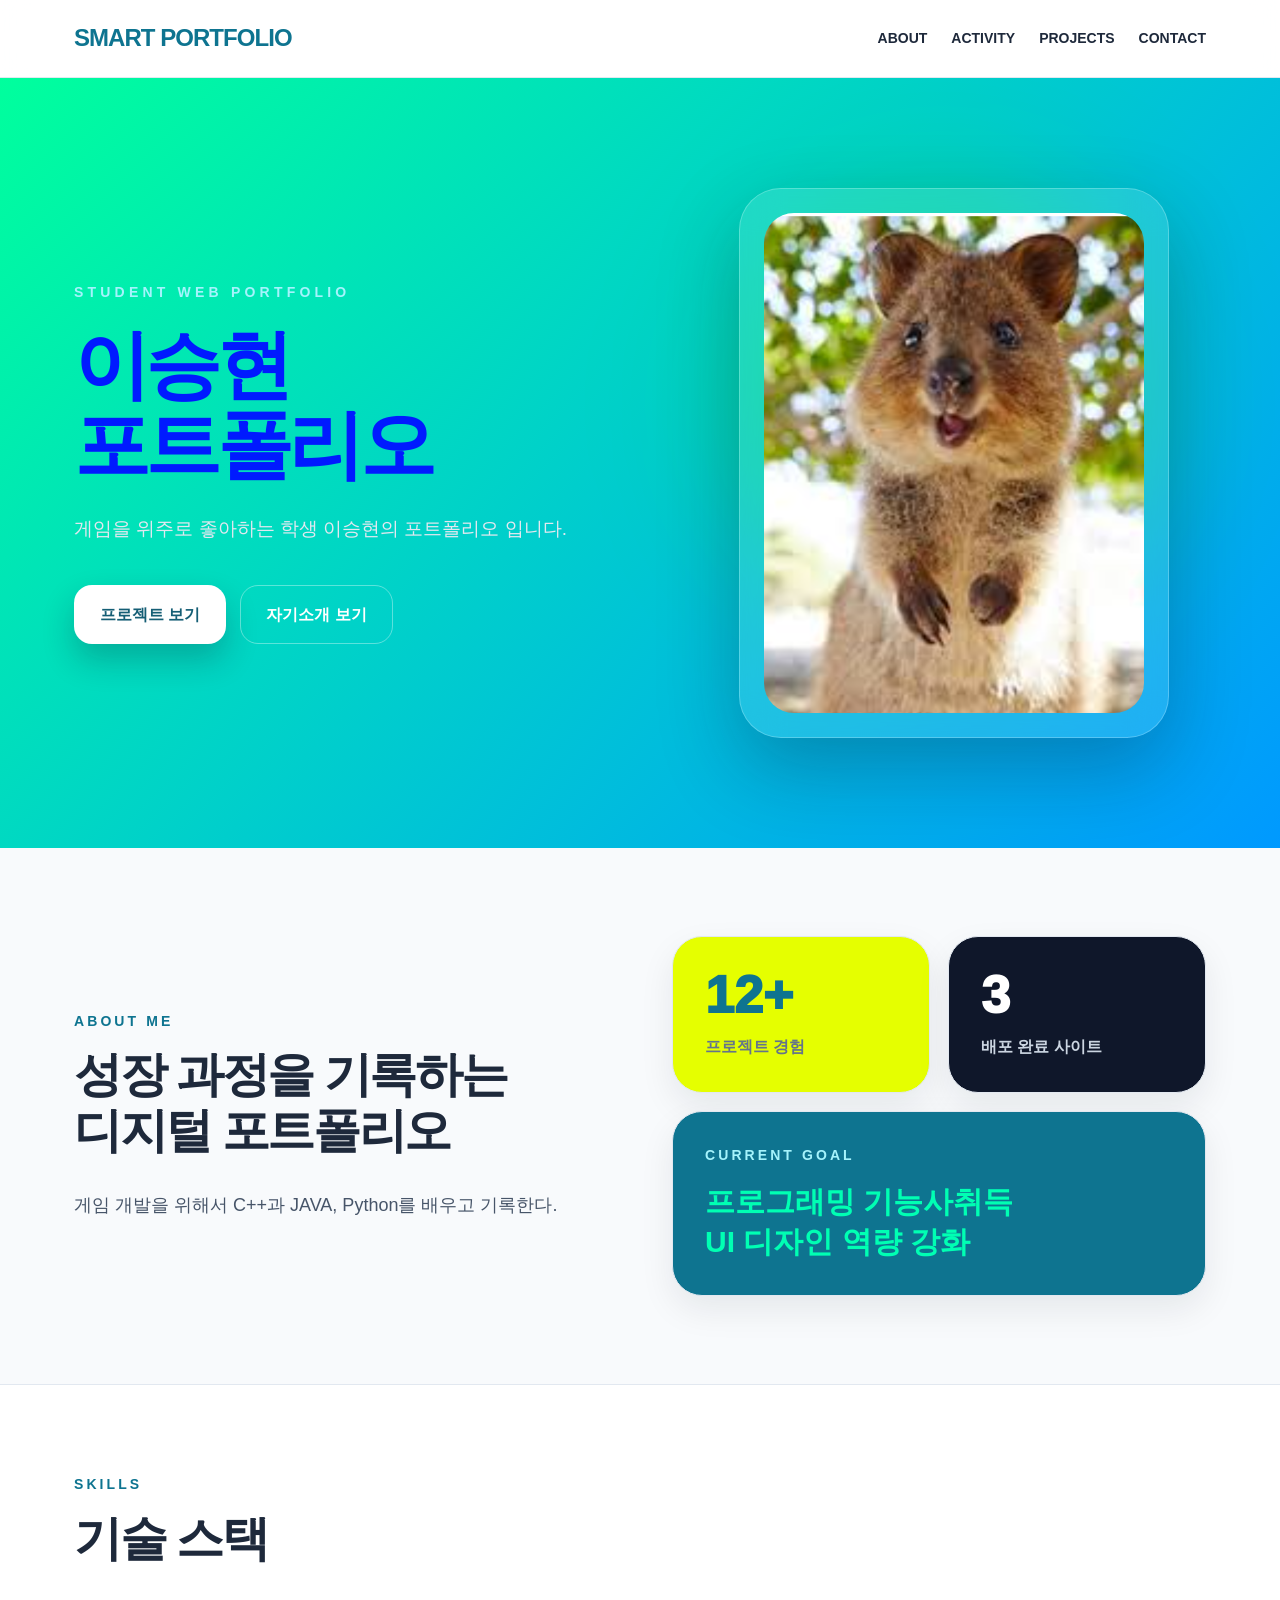
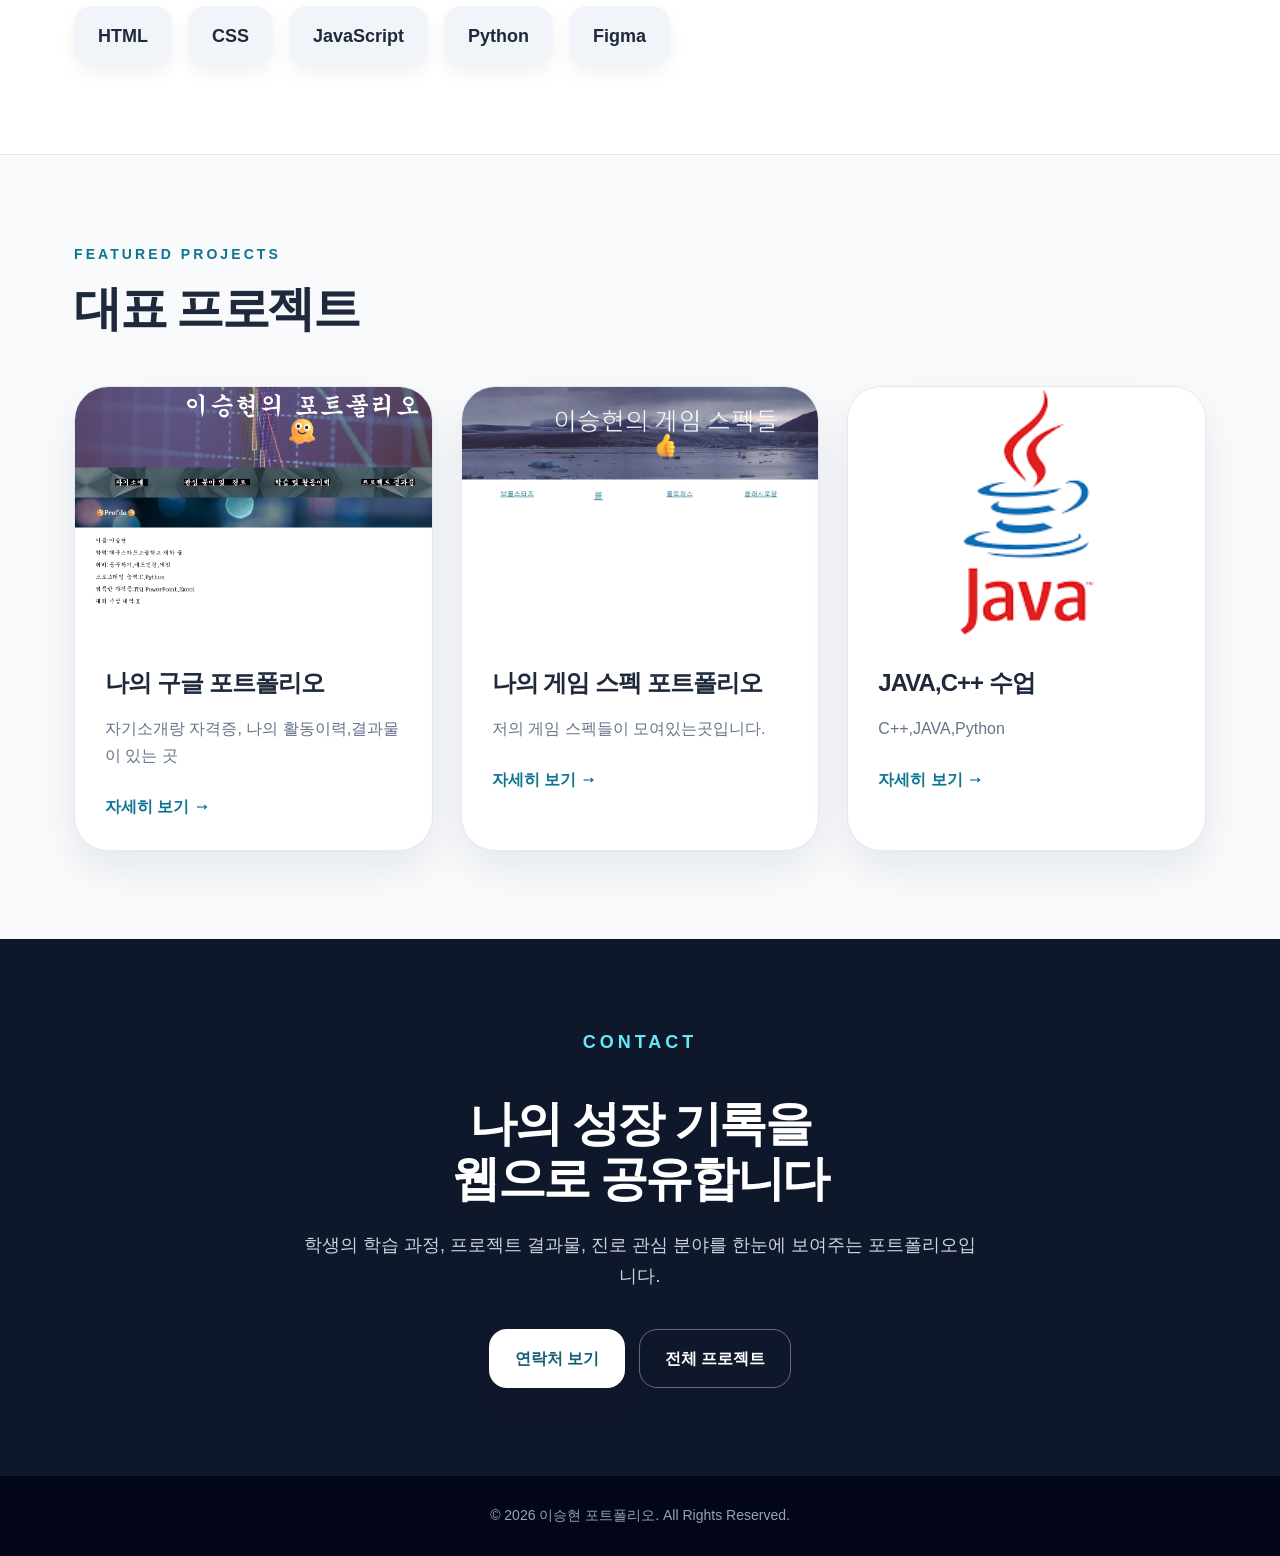
<file: index.html>
<!DOCTYPE html>
<html lang="ko">
<head>
  <meta charset="UTF-8" />
  <meta name="viewport" content="width=device-width, initial-scale=1.0" />
  <title>나만의 포트폴리오</title>
  <link rel="stylesheet" href="css/style.css" />
</head>
<body>
  <header>
  <nav class="nav">
    <a href="index.html" class="logo">SMART PORTFOLIO</a>
    <ul class="menu">
      <li><a href="about.html" class="">ABOUT</a></li>
      <li><a href="activity.html" class="">ACTIVITY</a></li>
      <li><a href="projects.html" class="">PROJECTS</a></li>
      <li><a href="contact.html" class="">CONTACT</a></li>
    </ul>
  </nav>
</header>

  <section class="hero">
    <div class="hero-inner">
      <div>
        <p class="eyebrow">Student Web Portfolio</p>
        <h1>이승현<br>포트폴리오</h1>
        <p class="hero-desc">
          게임을 위주로 좋아하는 학생 이승현의 포트폴리오 입니다.
        </p>
        <div class="button-group">
          <a href="projects.html" class="btn btn-primary">프로젝트 보기</a>
          <a href="about.html" class="btn btn-secondary">자기소개 보기</a>
        </div>
      </div>
      <div class="hero-card">
        <img src="images/12.png" alt="프로필 이미지">
      </div>
    </div>
  </section>

  <main>
    <section>
      <div class="about-grid">
        <div>
          <p class="section-kicker">About Me</p>
          <h2 class="section-title">성장 과정을 기록하는<br>디지털 포트폴리오</h2>
          <p class="lead">
            게임 개발을 위해서 C++과 JAVA, Python를 배우고 기록한다.
          </p>
        </div>
        <div class="stat-grid">
          <div class="stat-card">
            <div class="stat-number">12+</div>
            <p class="stat-label">프로젝트 경험</p>
          </div>
          <div class="stat-card dark">
            <div class="stat-number">3</div>
            <p class="stat-label">배포 완료 사이트</p>
          </div>
          <div class="stat-card accent">
            <p class="section-kicker" style="color:#a5f3fc;">Current Goal</p>
            <h3 style="font-size:30px; line-height:1.35;">프로그래밍 기능사취득<br>UI 디자인 역량 강화</h3>
          </div>
        </div>
      </div>
    </section>

    <div class="skills-wrap">
      <div class="skills-inner">
        <p class="section-kicker">Skills</p>
        <h2 class="section-title">기술 스택</h2>
        <div class="skills-list">
          <span class="skill">HTML</span>
          <span class="skill">CSS</span>
          <span class="skill">JavaScript</span>
          <span class="skill">Python</span>
          <span class="skill">Figma</span>
        </div>
      </div>
    </div>

    <section>
      <p class="section-kicker">Featured Projects</p>
      <h2 class="section-title">대표 프로젝트</h2>
      <div class="project-grid">
        <article class="project-card">
          <img src="images/03.png.png" alt="웹 프로젝트 이미지">
          <div class="project-body">
            <h3>나의 구글 포트폴리오</h3>
            <p>자기소개랑 자격증, 나의 활동이력,결과물이 있는 곳</p>
            <a href="projects/project1.html" class="project-link">자세히 보기 →</a>
          </div>
        </article>
        <article class="project-card">
          <img src="images/15.png" alt="디자인 프로젝트 이미지">
          <div class="project-body">
            <h3>나의 게임 스펙 포트폴리오</h3>
            <p>저의 게임 스펙들이 모여있는곳입니다.</p>
            <a href="projects/project2.html" class="project-link">자세히 보기 →</a>
          </div>
        </article>
        <article class="project-card">
          <img src="images/05.png" alt="클라우드 프로젝트 이미지">
          <div class="project-body">
            <h3>JAVA,C++ 수업</h3>
            <p>C++,JAVA,Python</p>
            <a href="projects/project3.html" class="project-link">자세히 보기 →</a>
          </div>
        </article>
      </div>
    </section>
  </main>

  <div class="contact">
    <div class="contact-inner">
      <p class="section-kicker" style="color:#67e8f9;">Contact</p>
      <h2 class="section-title">나의 성장 기록을<br>웹으로 공유합니다</h2>
      <p>학생의 학습 과정, 프로젝트 결과물, 진로 관심 분야를 한눈에 보여주는 포트폴리오입니다.</p>
      <div class="button-group" style="justify-content:center;">
        <a href="contact.html" class="btn btn-primary">연락처 보기</a>
        <a href="projects.html" class="btn btn-secondary">전체 프로젝트</a>
      </div>
    </div>
  </div>

  <footer>
  © 2026 이승현 포트폴리오. All Rights Reserved.
</footer>
</body>
</html>
</file>
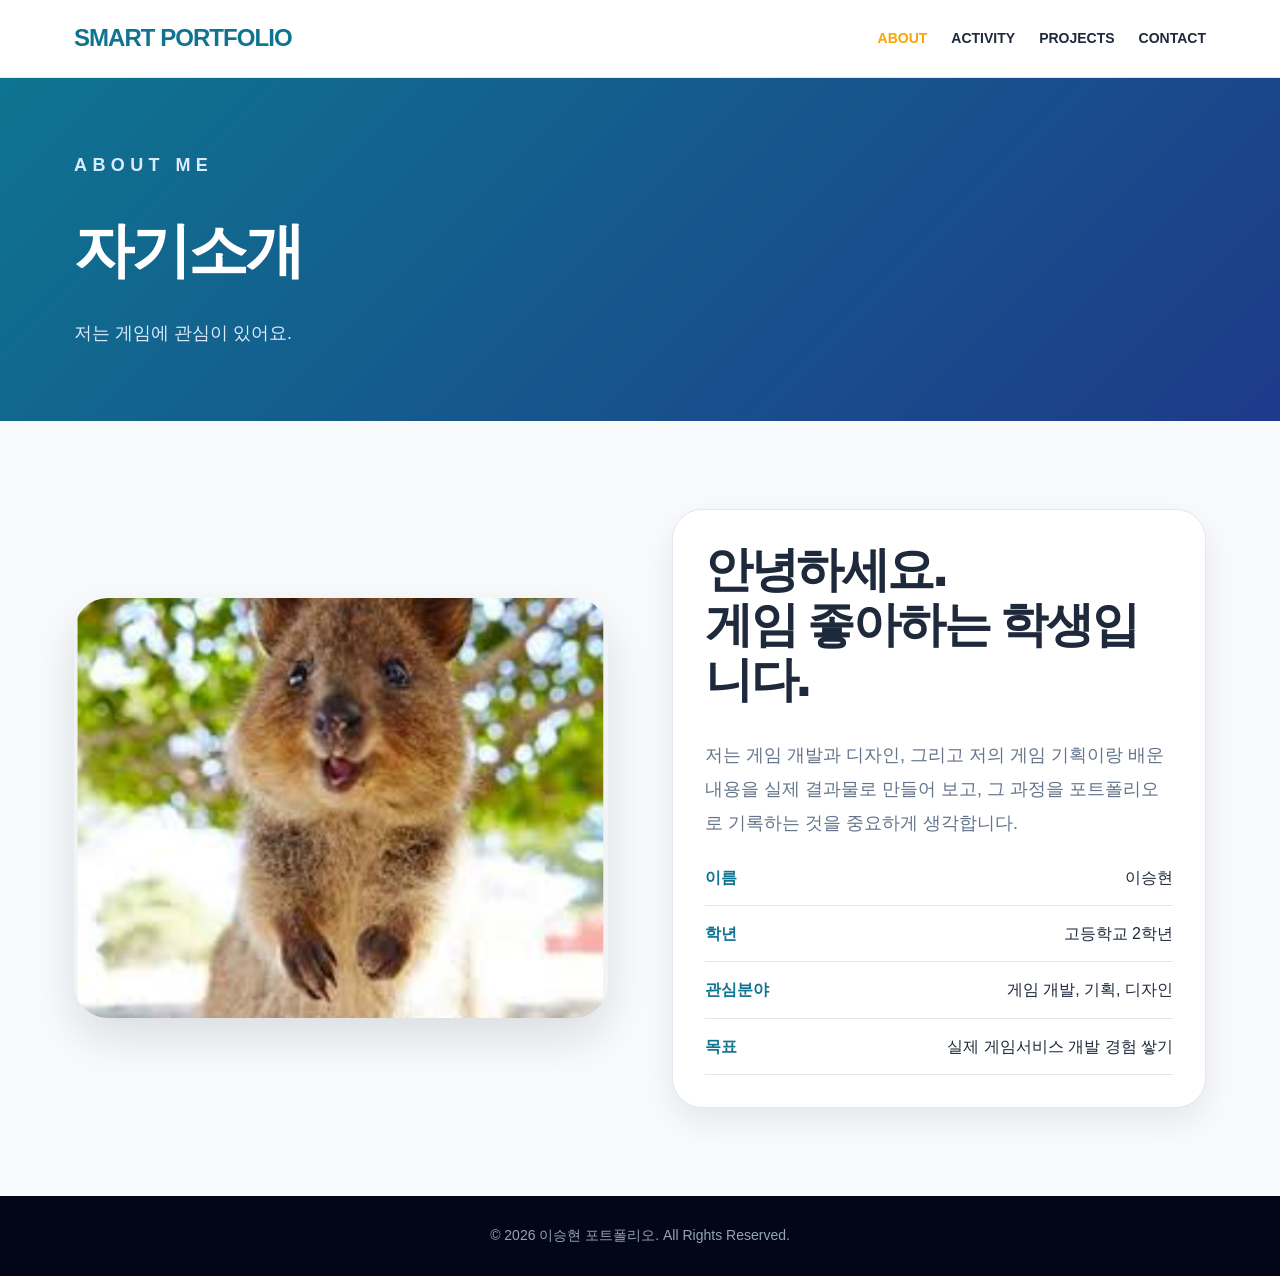
<file: about.html>
<!DOCTYPE html>
<html lang="ko">
<head>
  <meta charset="UTF-8" />
  <meta name="viewport" content="width=device-width, initial-scale=1.0" />
  <title>자기소개 | 이승현 포트폴리오</title>
  <link rel="stylesheet" href="css/style.css" />
</head>
<body>
  <header>
  <nav class="nav">
    <a href="index.html" class="logo">SMART PORTFOLIO</a>
    <ul class="menu">
      <li><a href="about.html" class="active">ABOUT</a></li>
      <li><a href="activity.html" class="">ACTIVITY</a></li>
      <li><a href="projects.html" class="">PROJECTS</a></li>
      <li><a href="contact.html" class="">CONTACT</a></li>
    </ul>
  </nav>
</header>
  <div class="page-title">
    <div class="page-title-inner">
      <p class="eyebrow">About Me</p>
      <h1>자기소개</h1>
      <p>저는 게임에 관심이 있어요.</p>
    </div>
  </div>

  <main>
    <section class="two-grid">
      <div class="detail-image">
        <img src="images/12.png" alt="자기소개 이미지">
      </div>
      <div class="card">
        <h2 class="section-title">안녕하세요.<br>게임 좋아하는 학생입니다.</h2>
        <p class="lead">
          저는 게임 개발과 디자인, 그리고 저의 게임 기획이랑 배운 내용을 실제 결과물로 만들어 보고, 그 과정을 포트폴리오로 기록하는 것을 중요하게 생각합니다.
        </p>
        <div class="info-list">
          <div class="info-item"><strong>이름</strong><span>이승현</span></div>
          <div class="info-item"><strong>학년</strong><span>고등학교 2학년</span></div>
          <div class="info-item"><strong>관심분야</strong><span>게임 개발, 기획, 디자인</span></div>
          <div class="info-item"><strong>목표</strong><span>실제 게임서비스 개발 경험 쌓기</span></div>
        </div>
      </div>
    </section>
  </main>
  <footer>
  © 2026 이승현 포트폴리오. All Rights Reserved.
</footer>
</body>
</html>
</file>
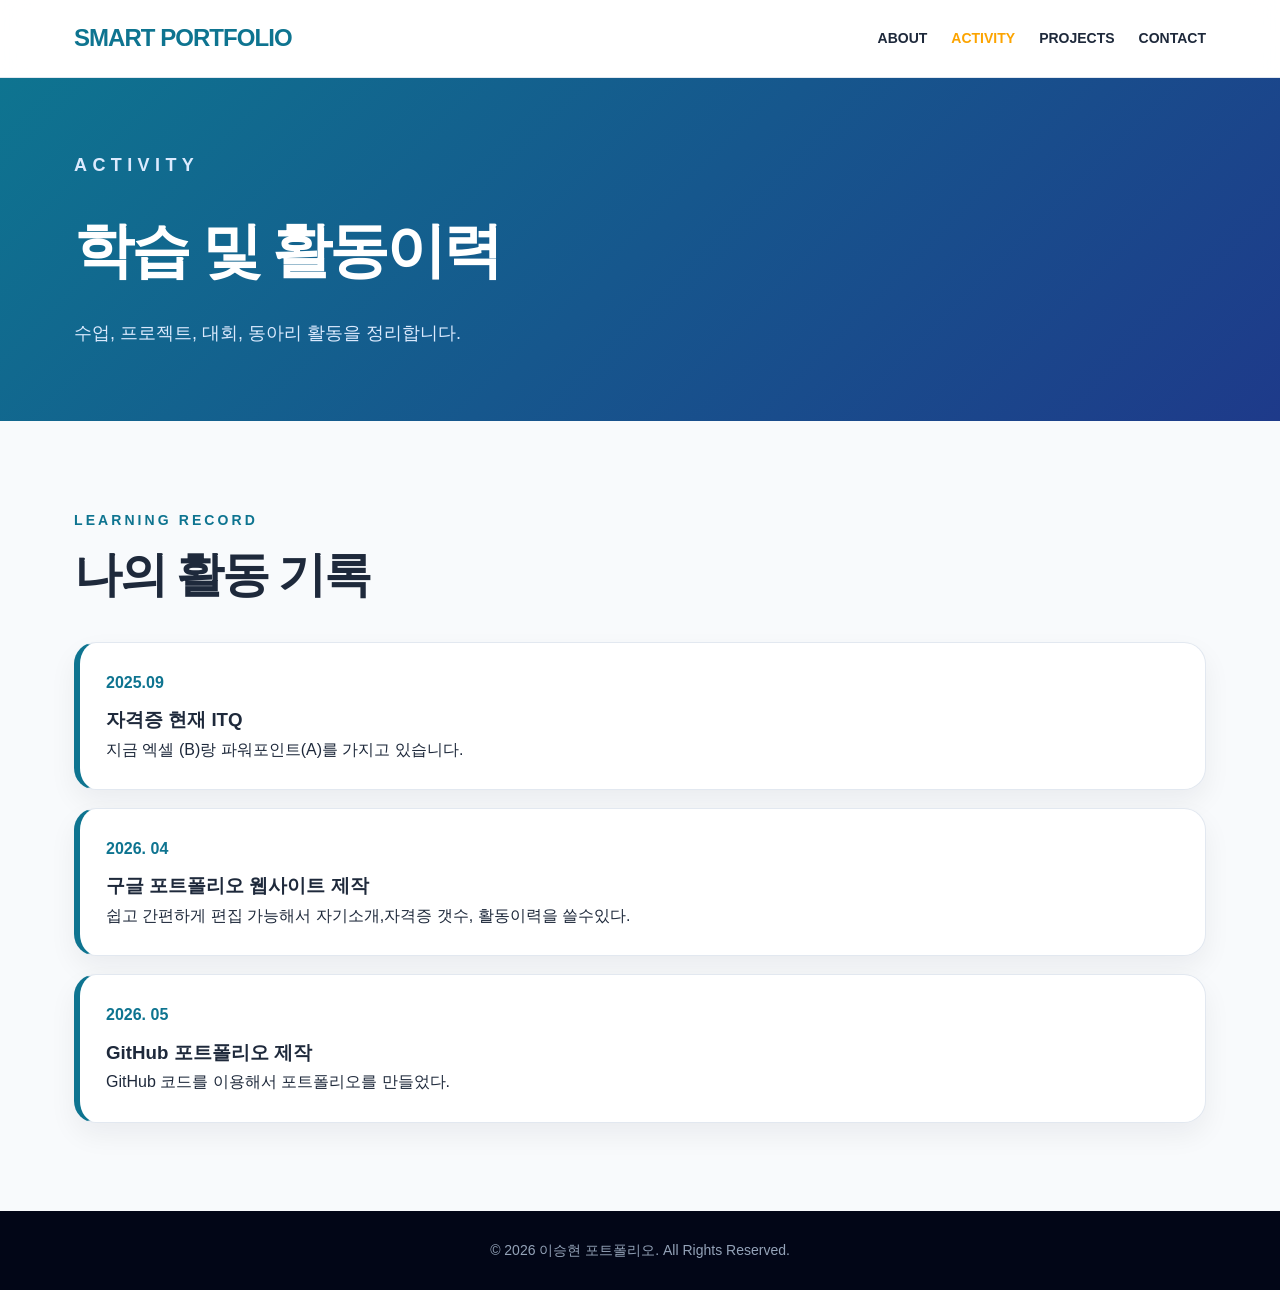
<file: activity.html>
<!DOCTYPE html>
<html lang="ko">
<head>
  <meta charset="UTF-8" />
  <meta name="viewport" content="width=device-width, initial-scale=1.0" />
  <title>활동이력 | 이승현 포트폴리오</title>
  <link rel="stylesheet" href="css/style.css" />
</head>
<body>
  <header>
  <nav class="nav">
    <a href="index.html" class="logo">SMART PORTFOLIO</a>
    <ul class="menu">
      <li><a href="about.html" class="">ABOUT</a></li>
      <li><a href="activity.html" class="active">ACTIVITY</a></li>
      <li><a href="projects.html" class="">PROJECTS</a></li>
      <li><a href="contact.html" class="">CONTACT</a></li>
    </ul>
  </nav>
</header>
  <div class="page-title">
    <div class="page-title-inner">
      <p class="eyebrow">Activity</p>
      <h1>학습 및 활동이력</h1>
      <p>수업, 프로젝트, 대회, 동아리 활동을 정리합니다.</p>
    </div>
  </div>

  <main>
    <section>
      <p class="section-kicker">Learning Record</p>
      <h2 class="section-title">나의 활동 기록</h2>
      <div class="timeline">
        <div class="timeline-item">
          <span>2025.09</span>
          <h3>자격증 현재 ITQ</h3>
          <p>지금 엑셀 (B)랑 파워포인트(A)를 가지고 있습니다.</p>
        </div>
        <div class="timeline-item">
          <span>2026. 04</span>
          <h3>구글 포트폴리오 웹사이트 제작</h3>
          <p>쉽고 간편하게 편집 가능해서 자기소개,자격증 갯수, 활동이력을 쓸수있다.</p>
        </div>
        <div class="timeline-item">
          <span>2026. 05</span>
          <h3>GitHub 포트폴리오 제작</h3>
          <p>GitHub 코드를 이용해서 포트폴리오를 만들었다.</p>
        </div>
      </div>
    </section>
  </main>
  <footer>
  © 2026 이승현 포트폴리오. All Rights Reserved.
</footer>
</body>
</html>
</file>
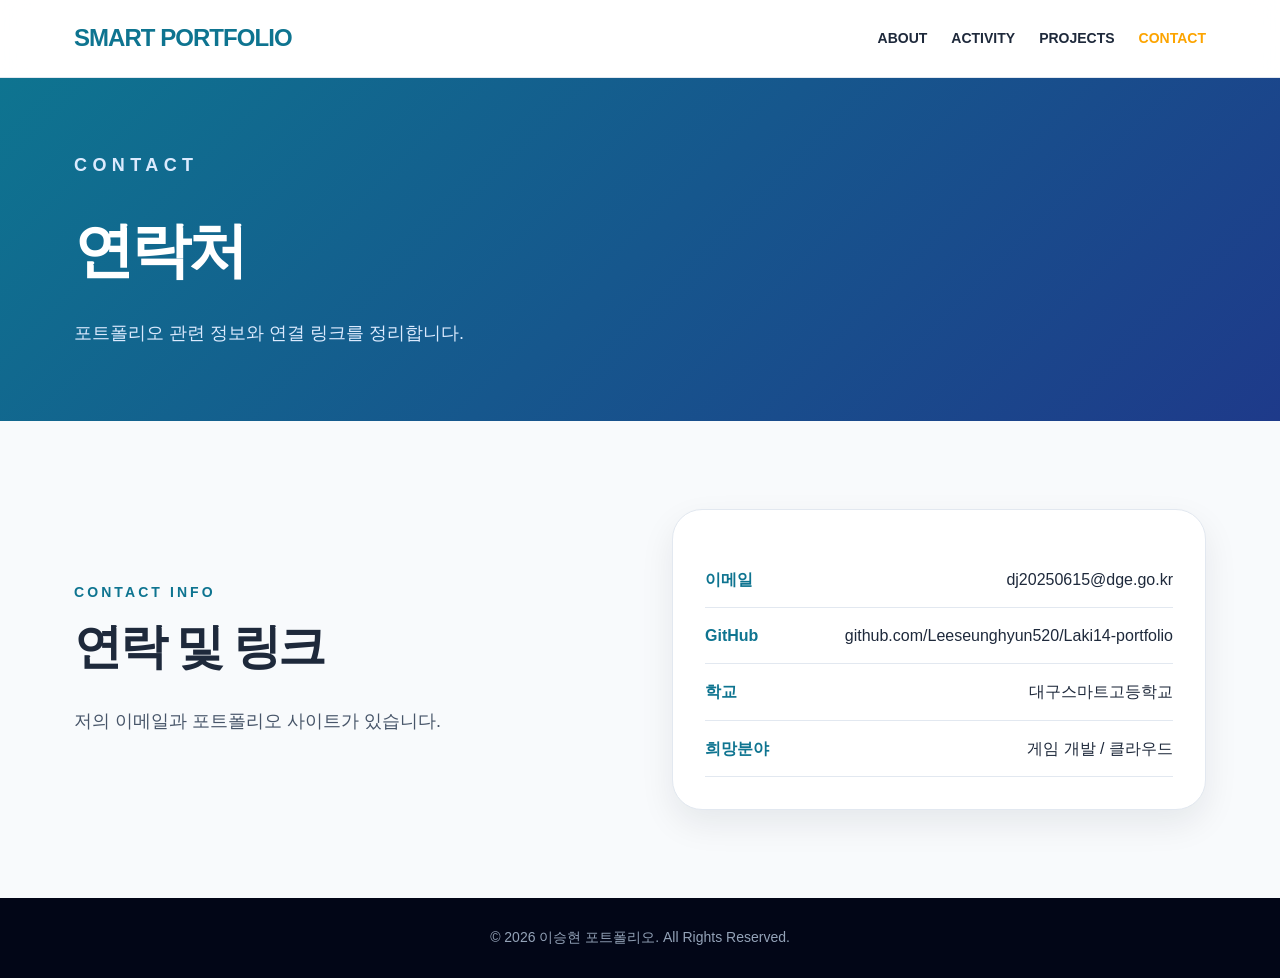
<file: contact.html>
<!DOCTYPE html>
<html lang="ko">
<head>
  <meta charset="UTF-8" />
  <meta name="viewport" content="width=device-width, initial-scale=1.0" />
  <title>연락처 | 이승현 포트폴리오</title>
  <link rel="stylesheet" href="css/style.css" />
</head>
<body>
  <header>
  <nav class="nav">
    <a href="index.html" class="logo">SMART PORTFOLIO</a>
    <ul class="menu">
      <li><a href="about.html" class="">ABOUT</a></li>
      <li><a href="activity.html" class="">ACTIVITY</a></li>
      <li><a href="projects.html" class="">PROJECTS</a></li>
      <li><a href="contact.html" class="active">CONTACT</a></li>
    </ul>
  </nav>
</header>
  <div class="page-title">
    <div class="page-title-inner">
      <p class="eyebrow">Contact</p>
      <h1>연락처</h1>
      <p>포트폴리오 관련 정보와 연결 링크를 정리합니다.</p>
    </div>
  </div>

  <main>
    <section class="two-grid">
      <div>
        <p class="section-kicker">Contact Info</p>
        <h2 class="section-title">연락 및 링크</h2>
        <p class="lead">저의 이메일과 포트폴리오 사이트가 있습니다.</p>
      </div>
      <div class="card">
        <div class="info-list">
          <div class="info-item"><strong>이메일</strong><span>dj20250615@dge.go.kr</span></div>
          <div class="info-item"><strong>GitHub</strong><span>github.com/Leeseunghyun520/Laki14-portfolio</span></div>
          <div class="info-item"><strong>학교</strong><span>대구스마트고등학교</span></div>
          <div class="info-item"><strong>희망분야</strong><span>게임 개발 / 클라우드</span></div>
        </div>
      </div>
    </section>
  </main>
  <footer>
  © 2026 이승현 포트폴리오. All Rights Reserved.
</footer>
</body>
</html>
</file>
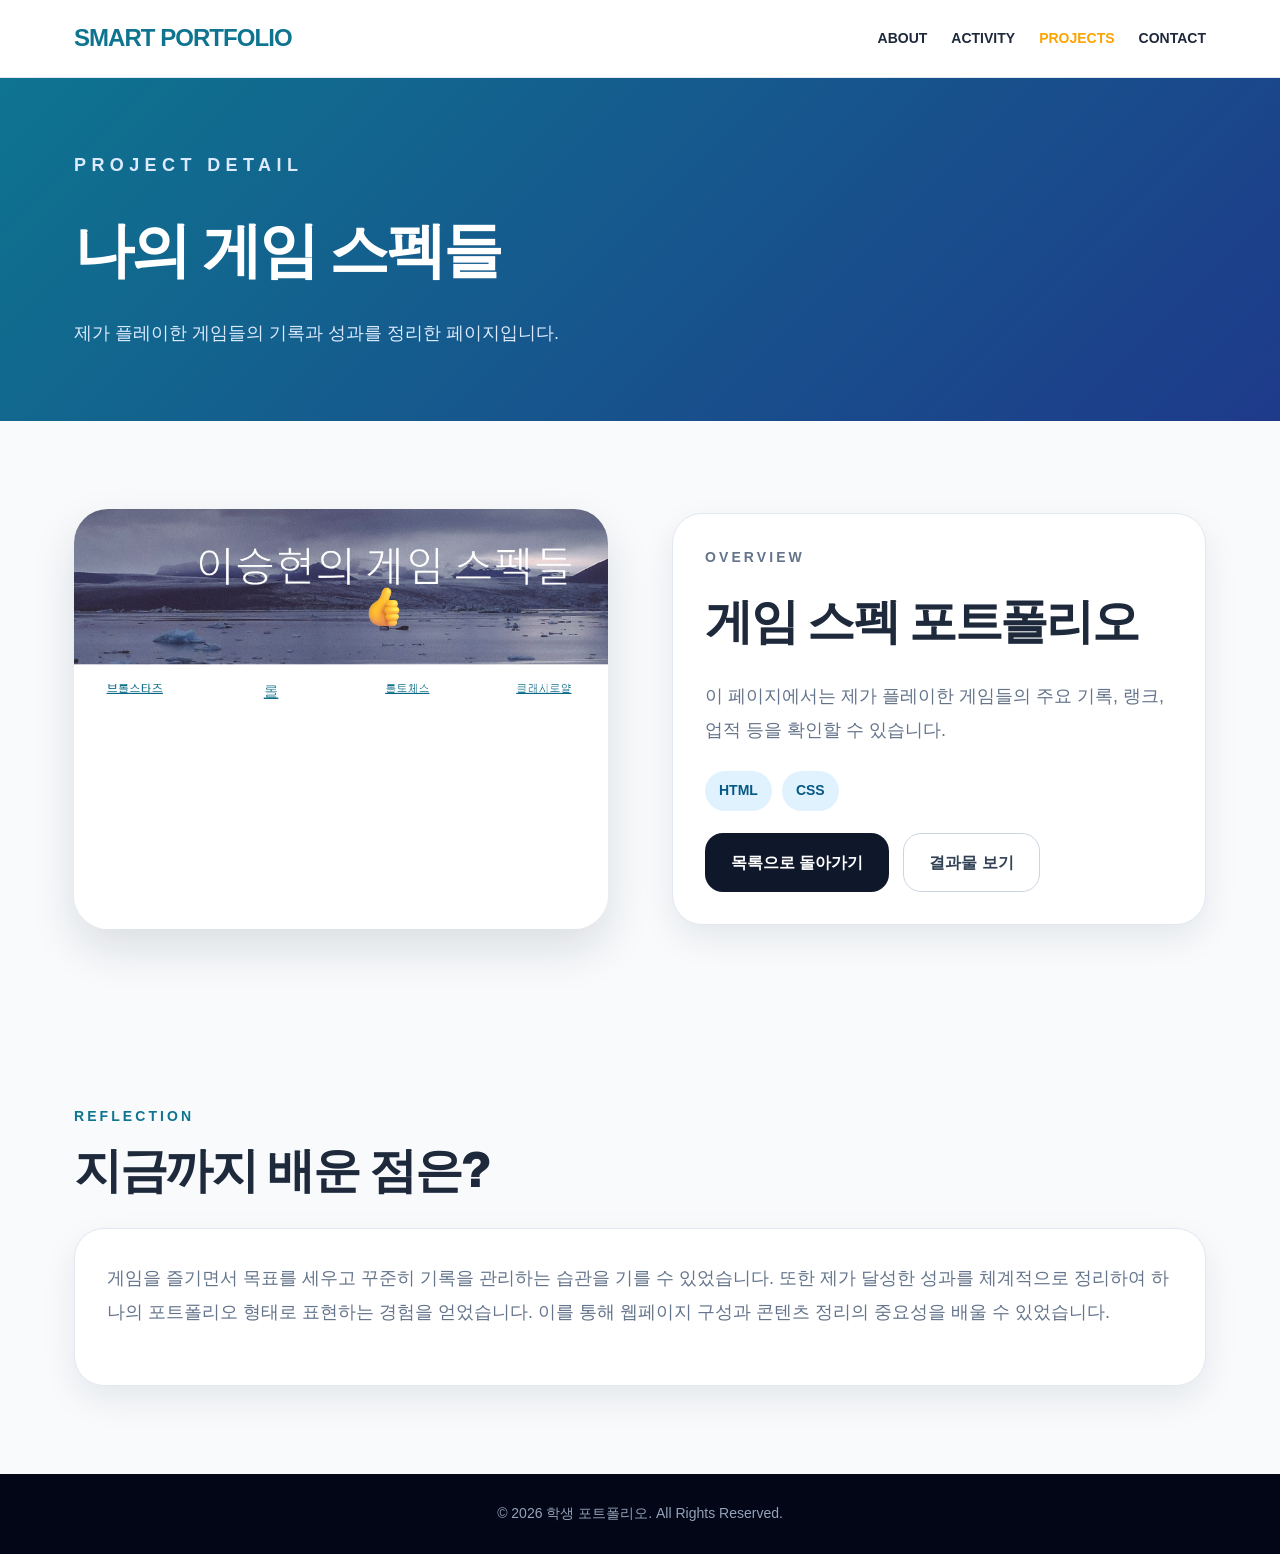
<file: project2.html>
<!DOCTYPE html>
<html lang="ko">
<head>
  <meta charset="UTF-8" />
  <meta name="viewport" content="width=device-width, initial-scale=1.0" />
  <title>나의 게임 스펙 포트폴리오 | 학생 포트폴리오</title>
  <link rel="stylesheet" href="css/style.css">
</head>
<body>
  <header>
    <nav class="nav">
      <a href="../index.html" class="logo">SMART PORTFOLIO</a>
      <ul class="menu">
        <li><a href="../about.html">ABOUT</a></li>
        <li><a href="../activity.html">ACTIVITY</a></li>
        <li><a href="../projects.html" class="active">PROJECTS</a></li>
        <li><a href="../contact.html">CONTACT</a></li>
      </ul>
    </nav>
  </header>

  <div class="page-title">
    <div class="page-title-inner">
      <p class="eyebrow">Project Detail</p>
      <h1>나의 게임 스펙들</h1>
      <p>제가 플레이한 게임들의 기록과 성과를 정리한 페이지입니다.</p>
    </div>
  </div>

  <main>
    <section class="two-grid">
      <div class="detail-image">
        <img src="images/15.png" alt="나의 게임 스펙 이미지">
      </div>

      <div class="card">
        <p class="section-kicker">Overview</p>
        <h2 class="section-title">게임 스펙 포트폴리오</h2>

        <p class="lead">
          이 페이지에서는 제가 플레이한 게임들의 주요 기록, 랭크, 업적 등을 확인할 수 있습니다.
        </p>

        <div class="badge-list">
          <span class="badge">HTML</span>
          <span class="badge">CSS</span>
        </div>

        <div class="button-group">
          <a href="../projects.html" class="btn btn-dark">목록으로 돌아가기</a>
          <a href="#" class="btn btn-outline">결과물 보기</a>
        </div>
      </div>
    </section>

    <section>
      <p class="section-kicker">Reflection</p>
      <h2 class="section-title">지금까지 배운 점은?</h2>

      <div class="card">
        <p class="lead">
          게임을 즐기면서 목표를 세우고 꾸준히 기록을 관리하는 습관을 기를 수 있었습니다.
          또한 제가 달성한 성과를 체계적으로 정리하여 하나의 포트폴리오 형태로 표현하는 경험을 얻었습니다.
          이를 통해 웹페이지 구성과 콘텐츠 정리의 중요성을 배울 수 있었습니다.
        </p>
      </div>
    </section>
  </main>

  <footer>
    © 2026 학생 포트폴리오. All Rights Reserved.
  </footer>
</body>
</html>
</file>
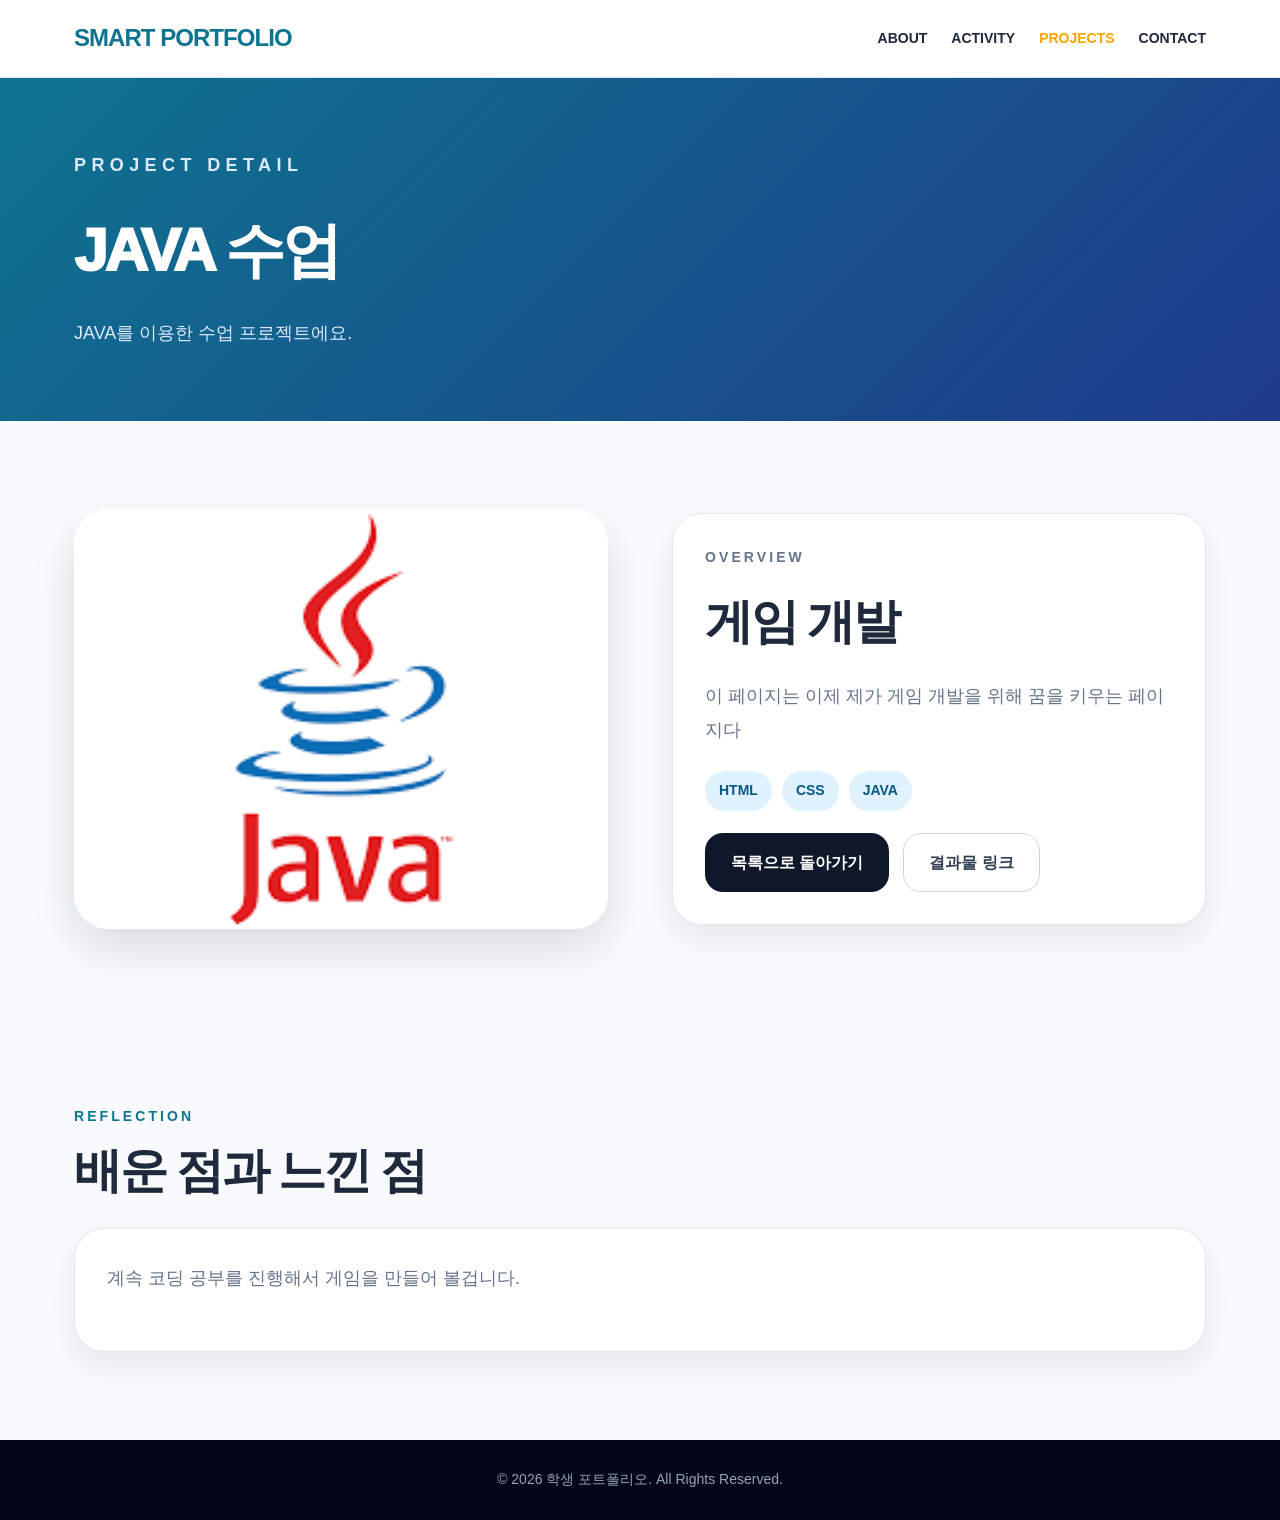
<file: project3.html>
<!DOCTYPE html>
<html lang="ko">
<head>
  <meta charset="UTF-8" />
  <meta name="viewport" content="width=device-width, initial-scale=1.0" />
  <title>JAVA 수업 | 학생 포트폴리오</title>
  <link rel="stylesheet" href="css/style.css" />
</head>
<body>
  <header>
    <nav class="nav">
      <a href="../index.html" class="logo">SMART PORTFOLIO</a>
      <ul class="menu">
        <li><a href="../about.html">ABOUT</a></li>
        <li><a href="../activity.html">ACTIVITY</a></li>
        <li><a href="../projects.html" class="active">PROJECTS</a></li>
        <li><a href="../contact.html">CONTACT</a></li>
      </ul>
    </nav>
  </header>

  <div class="page-title">
    <div class="page-title-inner">
      <p class="eyebrow">Project Detail</p>
      <h1>JAVA 수업</h1>
      <p>JAVA를 이용한 수업 프로젝트에요.</p>
    </div>
  </div>

  <main>
    <section class="two-grid">
      <div class="detail-image">
        <img src="images/05.png" alt="JAVA 수업 이미지">
      </div>
      <div class="card">
        <p class="section-kicker">Overview</p>
        <h2 class="section-title">게임 개발</h2>
        <p class="lead">
          이 페이지는 이제 제가 게임 개발을 위해 꿈을 키우는 페이지다
        </p>
        <div class="badge-list">
          <span class="badge">HTML</span>
          <span class="badge">CSS</span>
          <span class="badge">JAVA</span>
        </div>
        <div class="button-group">
          <a href="../projects.html" class="btn btn-dark">목록으로 돌아가기</a>
          <a href="#" class="btn btn-outline">결과물 링크</a>
        </div>
      </div>
    </section>

    <section>
      <p class="section-kicker">Reflection</p>
      <h2 class="section-title">배운 점과 느낀 점</h2>
      <div class="card">
        <p class="lead">
          계속 코딩 공부를 진행해서 게임을 만들어 볼겁니다.
        </p>
      </div>
    </section>
  </main>
  <footer>
  © 2026 학생 포트폴리오. All Rights Reserved.
</footer>
</body>
</html>
</file>
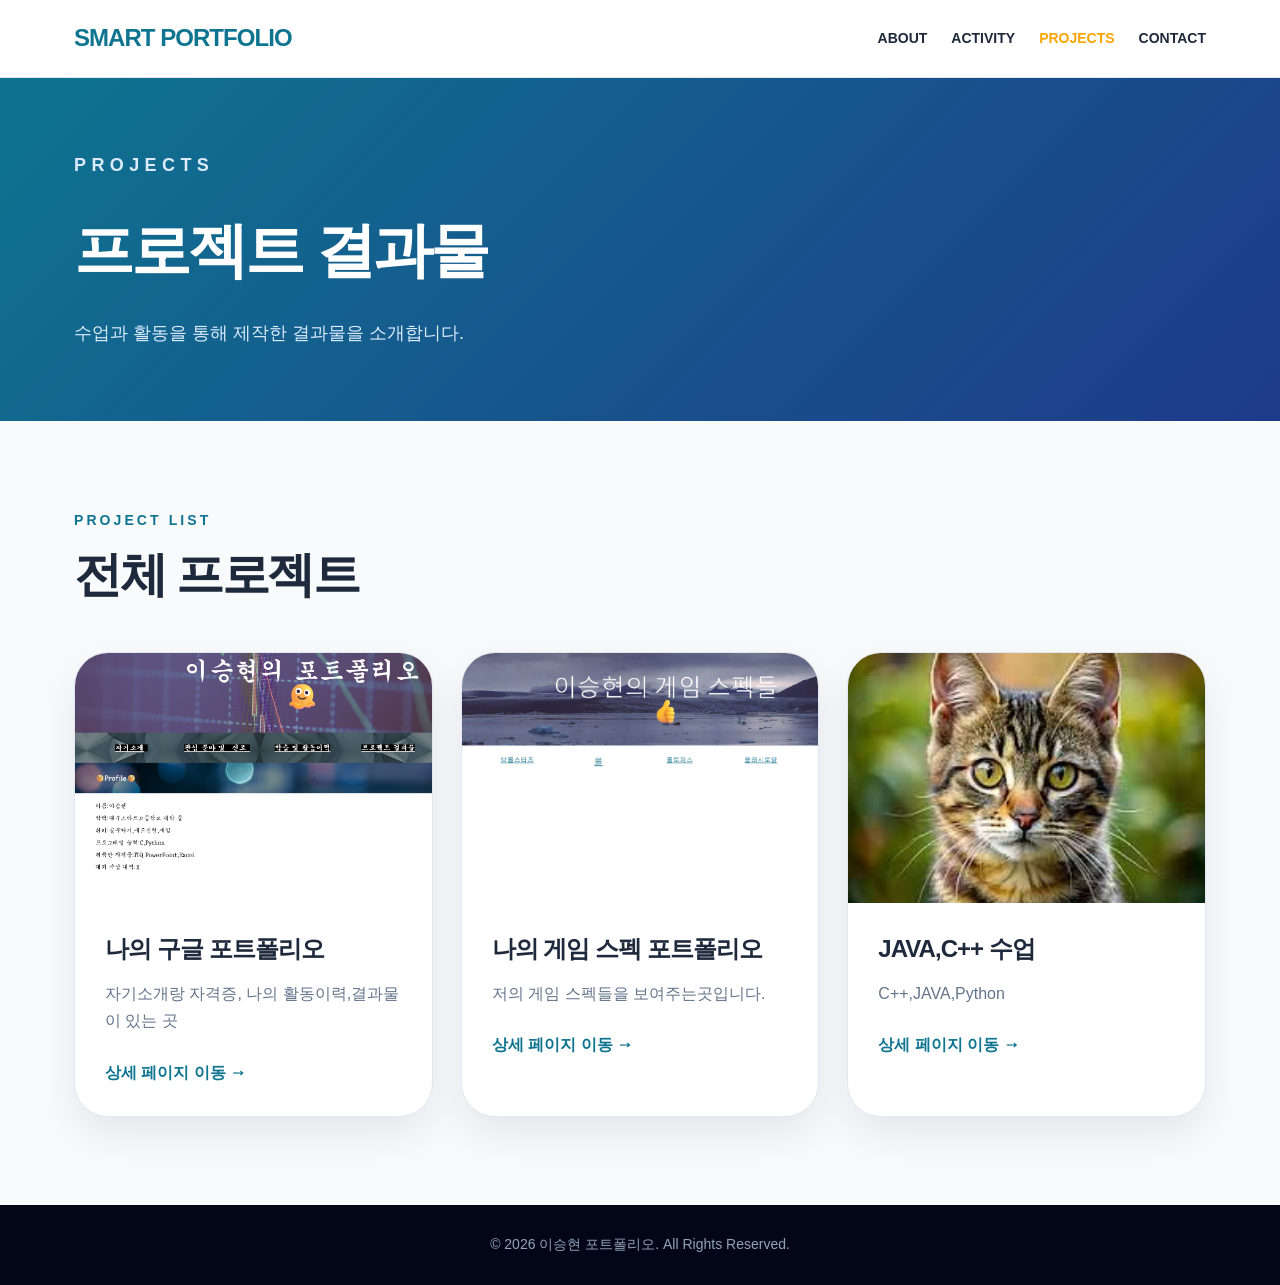
<file: projects.html>
<!DOCTYPE html>
<html lang="ko">
<head>
  <meta charset="UTF-8" />
  <meta name="viewport" content="width=device-width, initial-scale=1.0" />
  <title>프로젝트 | 이승현 포트폴리오</title>
  <link rel="stylesheet" href="css/style.css" />
</head>
<body>
  <header>
  <nav class="nav">
    <a href="index.html" class="logo">SMART PORTFOLIO</a>
    <ul class="menu">
      <li><a href="about.html" class="">ABOUT</a></li>
      <li><a href="activity.html" class="">ACTIVITY</a></li>
      <li><a href="projects.html" class="active">PROJECTS</a></li>
      <li><a href="contact.html" class="">CONTACT</a></li>
    </ul>
  </nav>
</header>
  <div class="page-title">
    <div class="page-title-inner">
      <p class="eyebrow">Projects</p>
      <h1>프로젝트 결과물</h1>
      <p>수업과 활동을 통해 제작한 결과물을 소개합니다.</p>
    </div>
  </div>

  <main>
    <section>
      <p class="section-kicker">Project List</p>
      <h2 class="section-title">전체 프로젝트</h2>
      <div class="project-grid">
        <article class="project-card">
          <img src="images/03.png.png" alt="웹사이트 프로젝트 이미지">
          <div class="project-body">
            <h3>나의 구글 포트폴리오</h3>
            <p>자기소개랑 자격증, 나의 활동이력,결과물이 있는 곳</p>
            <a href="projects/project1.html" class="project-link">상세 페이지 이동 →</a>
          </div>
        </article>
        <article class="project-card">
          <img src="images/15.png" alt="게임 스펙 프로젝트 이미지">
          <div class="project-body">
            <h3>나의 게임 스펙 포트폴리오</h3>
            <p>저의 게임 스펙들을 보여주는곳입니다.</p>
            <a href="projects/project2.html" class="project-link">상세 페이지 이동 →</a>
          </div>
        </article>
        <article class="project-card">
          <img src="images/14.png" alt="JAVA 수업">
          <div class="project-body">
            <h3>JAVA,C++ 수업</h3>
            <p>C++,JAVA,Python</p>
            <a href="projects/project3.html" class="project-link">상세 페이지 이동 →</a>
          </div>
        </article>
      </div>
    </section>
  </main>
  <footer>
  © 2026 이승현 포트폴리오. All Rights Reserved.
</footer>
</body>
</html>
</file>
<file: css/style.css>
* {
  box-sizing: border-box;
  margin: 0;
  padding: 0;
}

html {
  scroll-behavior: smooth;
}

body {
  font-family: "Noto Sans KR", "Pretendard", Arial, sans-serif;
  background: #f8fafc;
  color: #1e293b;
  line-height: 1.7;
}

a {
  color: inherit;
  text-decoration: none;
}

img {
  display: block;
  width: 100%;
}

header {
  position: sticky;
  top: 0;
  z-index: 50;
  background: rgba(255, 255, 255, 0.88);
  backdrop-filter: blur(14px);
  border-bottom: 1px solid #e2e8f0;
}

.nav {
  max-width: 1180px;
  margin: 0 auto;
  padding: 18px 24px;
  display: flex;
  justify-content: space-between;
  align-items: center;
  gap: 24px;
}

.logo {
  font-size: 24px;
  font-weight: 900;
  color: #0e7490;
  letter-spacing: -0.04em;
}

.menu {
  display: flex;
  gap: 24px;
  list-style: none;
  font-size: 14px;
  font-weight: 800;
}

.menu a:hover,
.menu a.active {
  color: #fca400;
}

.hero {
  position: relative;
  overflow: hidden;
  background: linear-gradient(135deg, #00ff9d, #0099ff);
  color: rgb(0, 26, 255);
}

.hero::before {
  content: "";
  position: absolute;
  width: 420px;
  height: 420px;
  border-radius: 999px;
  background: rgba(1, 255, 13, 0.28);
  filter: blur(70px);
  right: 10%;
  top: 15%;
}

.hero-inner {
  position: relative;
  max-width: 1180px;
  margin: 0 auto;
  padding: 110px 24px;
  display: grid;
  grid-template-columns: 1.05fr 0.95fr;
  gap: 72px;
  align-items: center;
}

.eyebrow {
  color: #a5f3fc;
  text-transform: uppercase;
  letter-spacing: 0.3em;
  font-size: 14px;
  font-weight: 800;
  margin-bottom: 20px;
}

.hero h1 {
  font-size: clamp(44px, 7vw, 76px);
  line-height: 1.05;
  font-weight: 950;
  letter-spacing: -0.06em;
  margin-bottom: 28px;
}

.hero-desc {
  max-width: 560px;
  color: #e2e8f0;
  font-size: 19px;
  margin-bottom: 40px;
}

.button-group {
  display: flex;
  flex-wrap: wrap;
  gap: 14px;
}

.btn {
  display: inline-flex;
  align-items: center;
  justify-content: center;
  padding: 15px 25px;
  border-radius: 18px;
  font-weight: 900;
  transition: 0.25s ease;
  border: 1px solid transparent;
}

.btn-primary {
  background: white;
  color: #155e75;
  box-shadow: 0 16px 32px rgba(15, 23, 42, 0.24);
}

.btn-dark {
  background: #0f172a;
  color: white;
}

.btn-secondary {
  border-color: rgba(255, 255, 255, 0.36);
  color: white;
}

.btn-outline {
  border-color: #cbd5e1;
  color: #334155;
  background: white;
}

.btn:hover {
  transform: translateY(-3px);
}

.hero-card {
  position: relative;
  max-width: 430px;
  margin: 0 auto;
  padding: 24px;
  border-radius: 42px;
  background: rgba(255, 255, 255, 0.12);
  border: 1px solid rgba(255, 255, 255, 0.24);
  backdrop-filter: blur(20px);
  box-shadow: 0 30px 80px rgba(15, 23, 42, 0.28);
}

.hero-card img {
  height: 500px;
  object-fit: cover;
  border-radius: 30px;
}

.page-title {
  background: linear-gradient(135deg, #0e7490, #1e3a8a);
  color: white;
}

.page-title-inner {
  max-width: 1180px;
  margin: 0 auto;
  padding: 72px 24px;
}

.page-title h1 {
  font-size: clamp(38px, 5vw, 60px);
  font-weight: 950;
  letter-spacing: -0.05em;
  margin-bottom: 16px;
}

.page-title p {
  color: #dbeafe;
  font-size: 18px;
}

main section,
.section {
  max-width: 1180px;
  margin: 0 auto;
  padding: 88px 24px;
}

.section-kicker {
  color: #0e7490;
  text-transform: uppercase;
  letter-spacing: 0.22em;
  font-size: 14px;
  font-weight: 900;
  margin-bottom: 14px;
}

.section-title {
  font-size: clamp(32px, 4vw, 48px);
  font-weight: 950;
  line-height: 1.15;
  letter-spacing: -0.05em;
  margin-bottom: 30px;
}

.lead {
  color: #475569;
  font-size: 18px;
  line-height: 1.9;
}

.about-grid,
.two-grid {
  display: grid;
  grid-template-columns: 1fr 1fr;
  gap: 64px;
  align-items: center;
}

.card {
  background: white;
  border: 1px solid #e2e8f0;
  border-radius: 30px;
  padding: 32px;
  box-shadow: 0 14px 34px rgba(15, 23, 42, 0.08);
}

.stat-grid {
  display: grid;
  grid-template-columns: 1fr 1fr;
  gap: 18px;
}

.stat-card {
  padding: 32px;
  border-radius: 30px;
  background: rgb(229, 255, 0);
  border: 1px solid #e2e8f0;
  box-shadow: 0 14px 34px rgba(15, 23, 42, 0.08);
}

.stat-card.dark {
  background: #0f172a;
  color: white;
}

.stat-card.accent {
  grid-column: 1 / -1;
  background: #0e7490;
  color: rgb(0, 255, 179);
}

.stat-number {
  font-size: 52px;
  line-height: 1;
  font-weight: 950;
  color: #0e7490;
  margin-bottom: 12px;
}

.stat-card.dark .stat-number,
.stat-card.accent .stat-number {
  color: white;
}

.stat-label {
  color: #64748b;
  font-weight: 800;
}

.stat-card.dark .stat-label,
.stat-card.accent .stat-label {
  color: #cbd5e1;
}

.skills-wrap {
  max-width: none;
  background: white;
  border-top: 1px solid #e2e8f0;
  border-bottom: 1px solid #e2e8f0;
}

.skills-inner {
  max-width: 1180px;
  margin: 0 auto;
  padding: 88px 24px;
}

.skills-list {
  display: flex;
  flex-wrap: wrap;
  gap: 16px;
  margin-top: 40px;
}

.skill {
  padding: 15px 24px;
  border-radius: 18px;
  background: #f1f5f9;
  color: #1e293b;
  font-size: 18px;
  font-weight: 900;
  box-shadow: 0 8px 18px rgba(15, 23, 42, 0.05);
  transition: 0.25s ease;
}

.skill:hover {
  background: #0e7490;
  color: white;
  transform: translateY(-3px);
}

.project-grid,
.activity-grid {
  display: grid;
  grid-template-columns: repeat(3, 1fr);
  gap: 28px;
  margin-top: 50px;
}

.project-card {
  overflow: hidden;
  border-radius: 34px;
  background: white;
  border: 1px solid #e2e8f0;
  box-shadow: 0 18px 40px rgba(15, 23, 42, 0.08);
  transition: 0.3s ease;
}

.project-card:hover {
  transform: translateY(-8px);
  box-shadow: 0 28px 60px rgba(15, 23, 42, 0.14);
}

.project-card img {
  height: 250px;
  object-fit: cover;
}

.project-body {
  padding: 30px;
}

.project-body h3,
.card h3 {
  font-size: 24px;
  line-height: 1.3;
  letter-spacing: -0.04em;
  margin-bottom: 16px;
}

.project-body p,
.card p {
  color: #64748b;
  margin-bottom: 24px;
}

.project-link {
  color: #0e7490;
  font-weight: 950;
}

.info-list {
  display: grid;
  gap: 14px;
  margin-top: 24px;
}

.info-item {
  display: flex;
  justify-content: space-between;
  gap: 16px;
  padding-bottom: 14px;
  border-bottom: 1px solid #e2e8f0;
}

.info-item strong {
  color: #0e7490;
  min-width: 110px;
}

.timeline {
  display: grid;
  gap: 18px;
  margin-top: 40px;
}

.timeline-item {
  background: white;
  border-left: 6px solid #0e7490;
  border-radius: 22px;
  padding: 26px;
  border-top: 1px solid #e2e8f0;
  border-right: 1px solid #e2e8f0;
  border-bottom: 1px solid #e2e8f0;
  box-shadow: 0 12px 28px rgba(15, 23, 42, 0.06);
}

.timeline-item span {
  display: inline-block;
  color: #0e7490;
  font-weight: 900;
  margin-bottom: 8px;
}

.detail-image {
  border-radius: 34px;
  overflow: hidden;
  box-shadow: 0 20px 46px rgba(15, 23, 42, 0.12);
}

.detail-image img {
  height: 420px;
  object-fit: cover;
}

.badge-list {
  display: flex;
  flex-wrap: wrap;
  gap: 10px;
  margin: 22px 0;
}

.badge {
  background: #e0f2fe;
  color: #075985;
  border-radius: 999px;
  padding: 8px 14px;
  font-weight: 900;
  font-size: 14px;
}

.contact {
  max-width: none;
  background: #0f172a;
  color: white;
}

.contact-inner {
  max-width: 1180px;
  margin: 0 auto;
  padding: 88px 24px;
  text-align: center;
}

.contact .section-title {
  margin-bottom: 24px;
}

.contact p {
  color: #cbd5e1;
  max-width: 680px;
  margin: 0 auto 38px;
  font-size: 18px;
}

footer {
  background: #020617;
  color: #94a3b8;
  text-align: center;
  padding: 28px 16px;
  font-size: 14px;
}

@media (max-width: 900px) {
  .hero-inner,
  .about-grid,
  .two-grid,
  .project-grid,
  .activity-grid {
    grid-template-columns: 1fr;
  }

  .hero-inner {
    padding: 80px 24px;
  }

  .hero-card img {
    height: 420px;
  }

  .menu {
    gap: 14px;
    flex-wrap: wrap;
    justify-content: flex-end;
  }
}

@media (max-width: 560px) {
  .nav {
    align-items: flex-start;
    flex-direction: column;
  }

  .menu {
    justify-content: flex-start;
  }

  .hero-inner,
  main section,
  .section,
  .skills-inner,
  .contact-inner,
  .page-title-inner {
    padding-left: 18px;
    padding-right: 18px;
  }

  .hero-card img,
  .detail-image img {
    height: 340px;
  }

  .stat-grid {
    grid-template-columns: 1fr;
  }

  .stat-card.accent {
    grid-column: auto;
  }

  .info-item {
    flex-direction: column;
    gap: 4px;
  }
}
</file>
